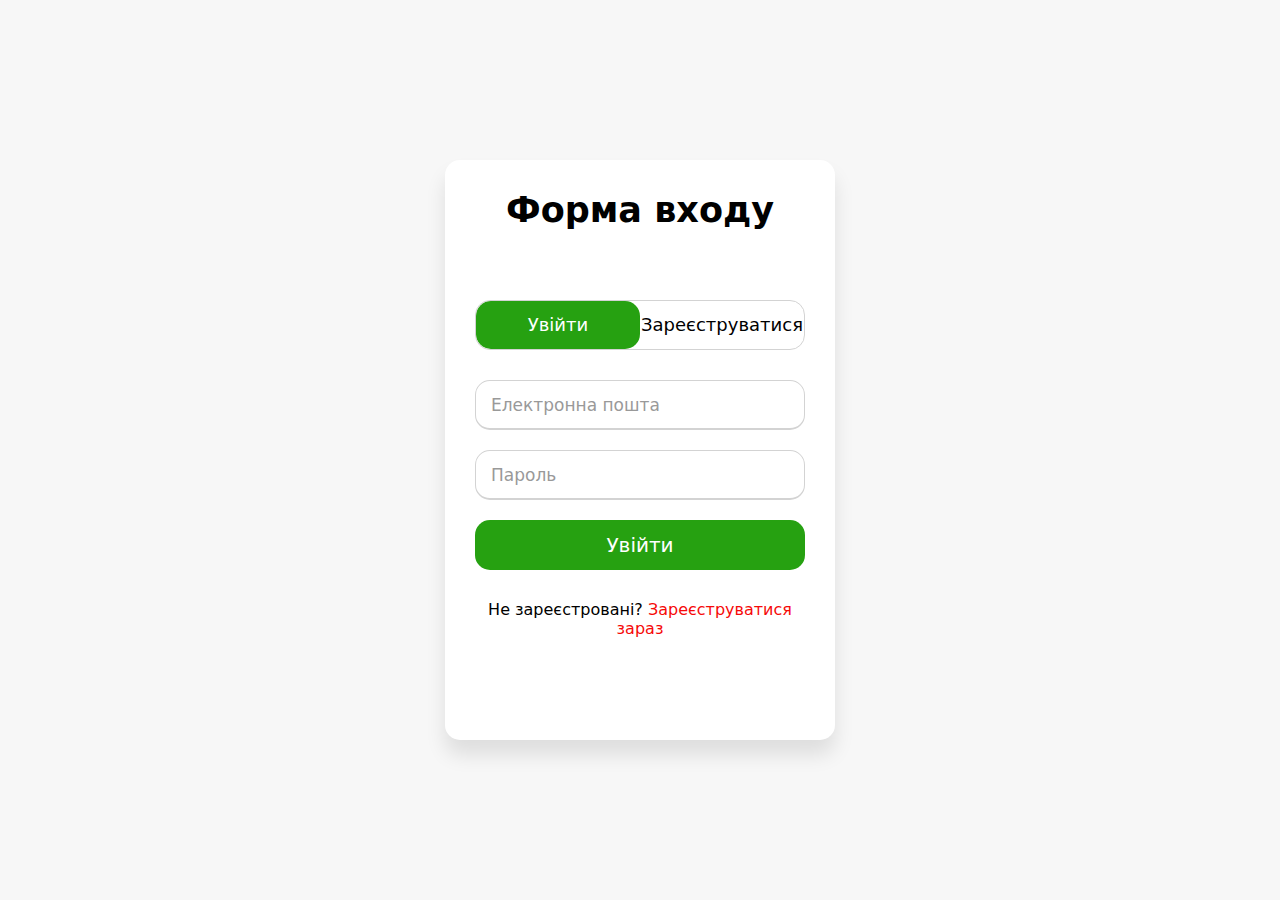
<file: Garbage/Sign form_html/index.html>
<!DOCTYPE html>
<html lang="en">
<head>
    <meta charset="UTF-8">
    <meta name="viewport" content="width=device-width, initial-scale=1.0">
    <link rel="stylesheet" href="style.css">
    <title>Document</title>
</head>
<body>    
    <div class="wrapper">
        <div class="title-text">
          <div class="title login">Форма входу</div>
          <div class="title signup">Реєстраційна форма</div>
        </div>
        <div class="form-container">
          <div class="slide-controls">
            <input type="radio" name="slide" id="login" checked>
            <input type="radio" name="slide" id="signup">
            <label for="login" class="slide login">Увійти</label>
            <label for="signup" class="slide signup">Зареєструватися</label>
            <div class="slider-tab"></div>
          </div>
          <div class="form-inner">
            <form action="#" class="login">
              <div class="field">
                <input type="email" placeholder="Електронна пошта" required>
              </div>
              <div class="field">
                <input type="password" placeholder="Пароль" required minlength="4">
              </div>

              <div class="field btn">
                <div class="btn-layer"></div>
                <input type="submit" value="Увійти">
              </div>
              <div class="signup-link">Не зареєстровані? <a href="#">Зареєструватися зараз</a></div>
            </form>
            <form action="#" class="signup">
              <div class="field">
                <input type="text" placeholder="Ім'я користувача" required minlength="5"> 
              </div>
              <div class="field">
                <input type="email" placeholder="Електронна пошта" required>
              </div>
              <div class="field">
                <input type="password" id="password" name="password" placeholder="Пароль" required minlength="4" oninput="checkPasswordMatch()">
              </div>
              <div class="field">
                <input type="password" id="confirmPassword" name="confirmPassword" placeholder="Півторити пароль" required minlength="4" pattern="^.{4,}$" 
                oninput="checkPasswordMatch()">
              </div>
              <div class="field btn">
                <div class="btn-layer"></div>
                <input type="submit" value="Зареєструватися">
              </div>
            </form>
          </div>
        </div>
      </div>
        <script  src="app.js"></script>
</body>
</html>
</file>
<file: Garbage/Sign form_html/style.css>
* {
  margin: 0;
  padding: 0;
  box-sizing: border-box;
  font-family:system-ui, -apple-system, BlinkMacSystemFont, 'Segoe UI', Roboto, Oxygen, Ubuntu, Cantarell, 'Open Sans', 'Helvetica Neue', sans-serif;
}
html,
body {
  display: grid;
  height: 100%;
  width: 100%;
  place-items: center;
  background: #f7f7f7;
}
::selection {
  background: #e55604;
  color: #fff;
}
.wrapper {
  overflow: hidden;
  max-width: 390px;
  background: #fff;
  padding: 30px;
  border-radius: 15px;
  box-shadow: 0px 15px 20px rgba(0, 0, 0, 0.1);
}
.wrapper .title-text {
  display: flex;
  width: 200%;
}
.wrapper .title {
  width: 50%;
  font-size: 35px;
  font-weight: 600;
  text-align: center;
  transition: all 0.6s cubic-bezier(0.68, -0.55, 0.265, 1.55);
}
.wrapper .slide-controls {
  position: relative;
  display: flex;
  height: 50px;
  width: 100%;
  overflow: hidden;
  margin: 30px 0 10px 0;
  justify-content: space-between;
  border: 1px solid lightgrey;
  border-radius: 15px;
}
.slide-controls .slide {
  height: 100%;
  width: 100%;
  color: #fff;
  font-size: 18px;
  font-weight: 500;
  text-align: center;
  line-height: 48px;
  cursor: pointer;
  z-index: 1;
  transition: all 0.6s ease;
}
.slide-controls label.signup {
  color: #000;
}
.slide-controls .slider-tab {
  position: absolute;
  height: 100%;
  width: 50%;
  left: 0;
  z-index: 0;
  border-radius: 15px;
  background: #26A111;
  transition: all 0.6s cubic-bezier(0.68, -0.55, 0.265, 1.55);
}
input[type="radio"] {
  display: none;
}
#signup:checked ~ .slider-tab {
  left: 50%;
}
#signup:checked ~ label.signup {
  color: #fff;
  cursor: default;
  user-select: none;
}
#signup:checked ~ label.login {
  color: #000;
}
#login:checked ~ label.signup {
  color: #000;
}
#login:checked ~ label.login {
  cursor: default;
  user-select: none;
}
.wrapper .form-container {
  width: 100%;
  overflow: hidden;
}
.form-container .form-inner {
  display: flex;
  width: 200%;
}
.form-container .form-inner form {
  width: 50%;
  transition: all 0.6s cubic-bezier(0.68, -0.55, 0.265, 1.55);
}
.form-inner form .field {
  height: 50px;
  width: 100%;
  margin-top: 20px;
}
.form-inner form .field input {
  height: 100%;
  width: 100%;
  outline: none;
  padding-left: 15px;
  border-radius: 15px;
  border: 1px solid lightgrey;
  border-bottom-width: 2px;
  font-size: 17px;
  transition: all 0.3s ease;
}

.form-inner form .field input::placeholder {
  color: #999;
  transition: all 0.3s ease;
}
form .field input:focus::placeholder {
  color: #ff481a;
}

.form-inner form .signup-link {
  text-align: center;
  margin-top: 30px;
}
.form-inner form .pass-link a,
.form-inner form .signup-link a {
  color: #f60909;
  text-decoration: none;
}
.form-inner form .pass-link a:hover,
.form-inner form .signup-link a:hover {
  text-decoration: underline;
}
form .btn {
  height: 50px;
  width: 100%;
  border-radius: 15px;
  position: relative;
  overflow: hidden;
}
form .btn .btn-layer {
  height: 100%;
  width: 300%;
  position: absolute;
  left: -100%;
  background: #26A111;
  border-radius: 15px;
  transition: all 0.4s ease;
}
form .btn:hover .btn-layer {
  left: 0;
}
form .btn input[type="submit"] {
  height: 100%;
  width: 100%;
  z-index: 1;
  position: relative;
  background: none;
  border: none;
  color: #fff;
  padding-left: 0;
  border-radius: 15px;
  font-size: 20px;
  font-weight: 500;
  cursor: pointer;
}
</file>
